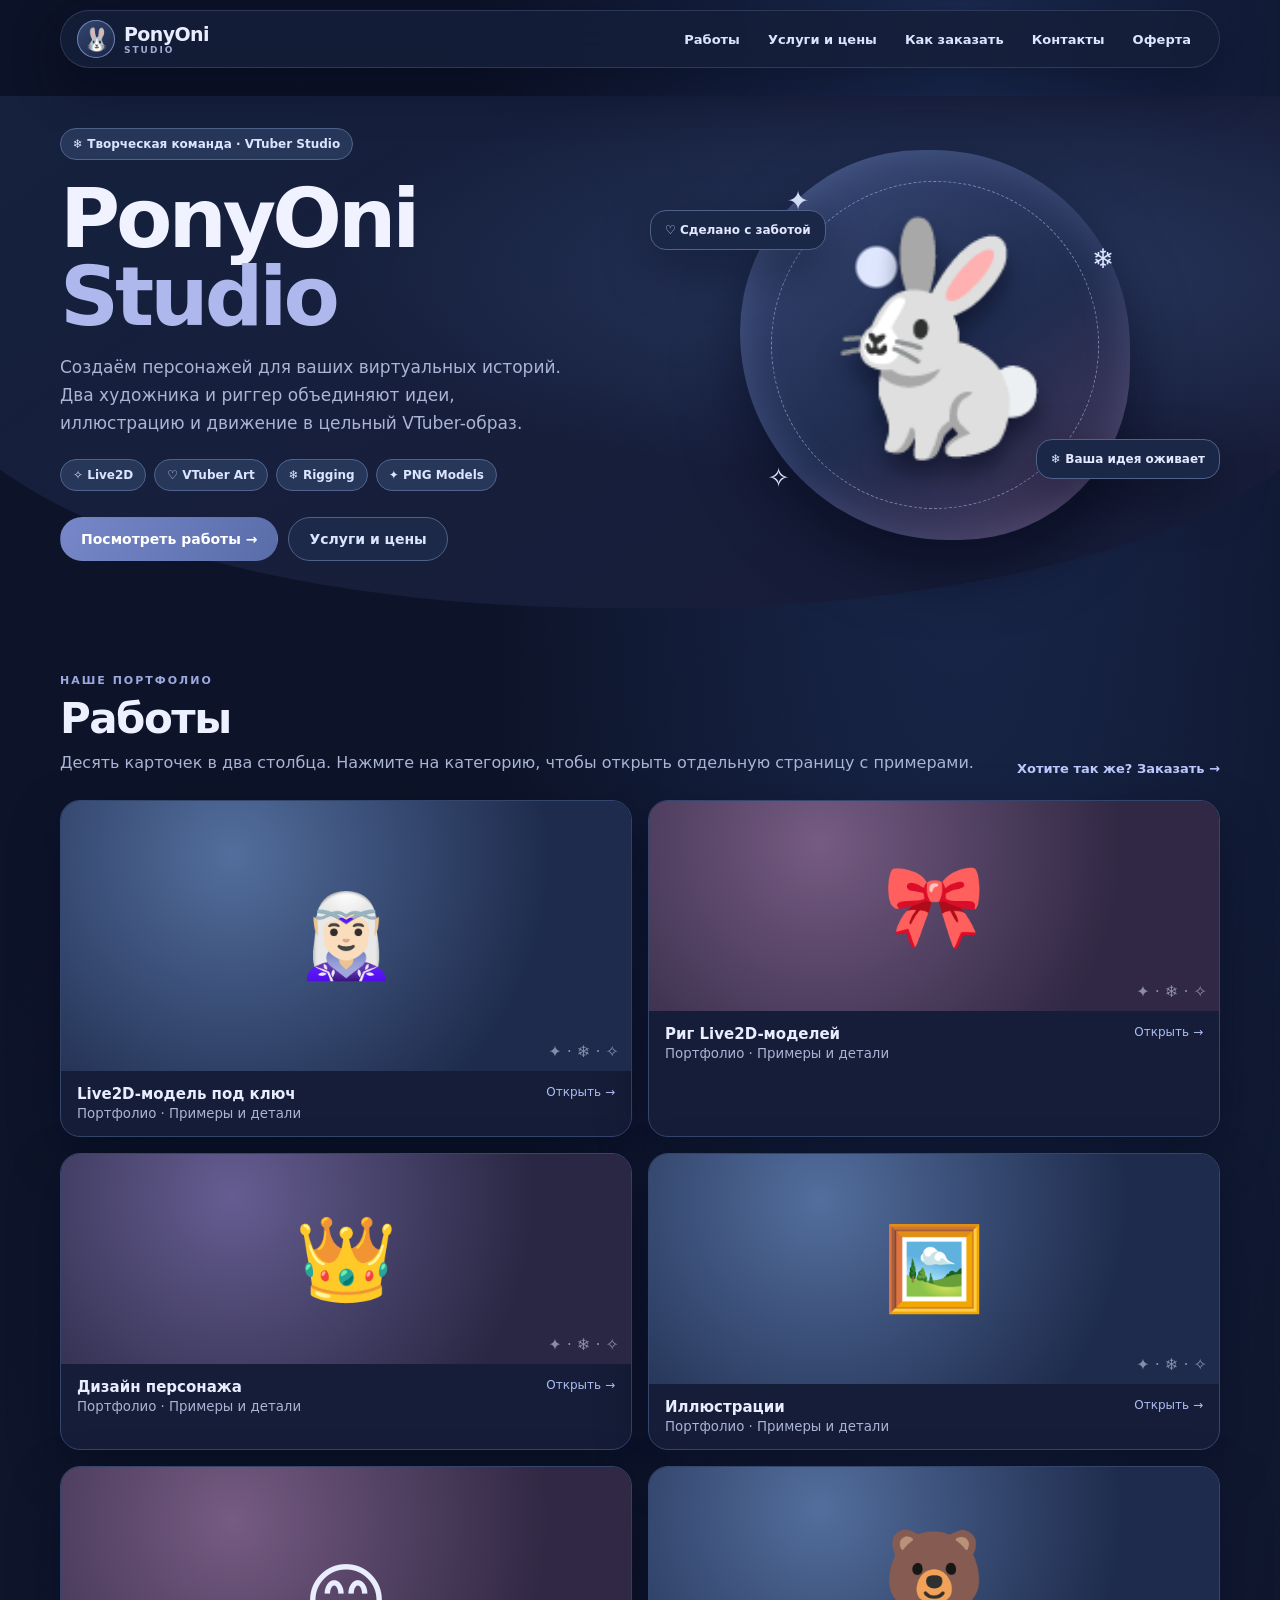
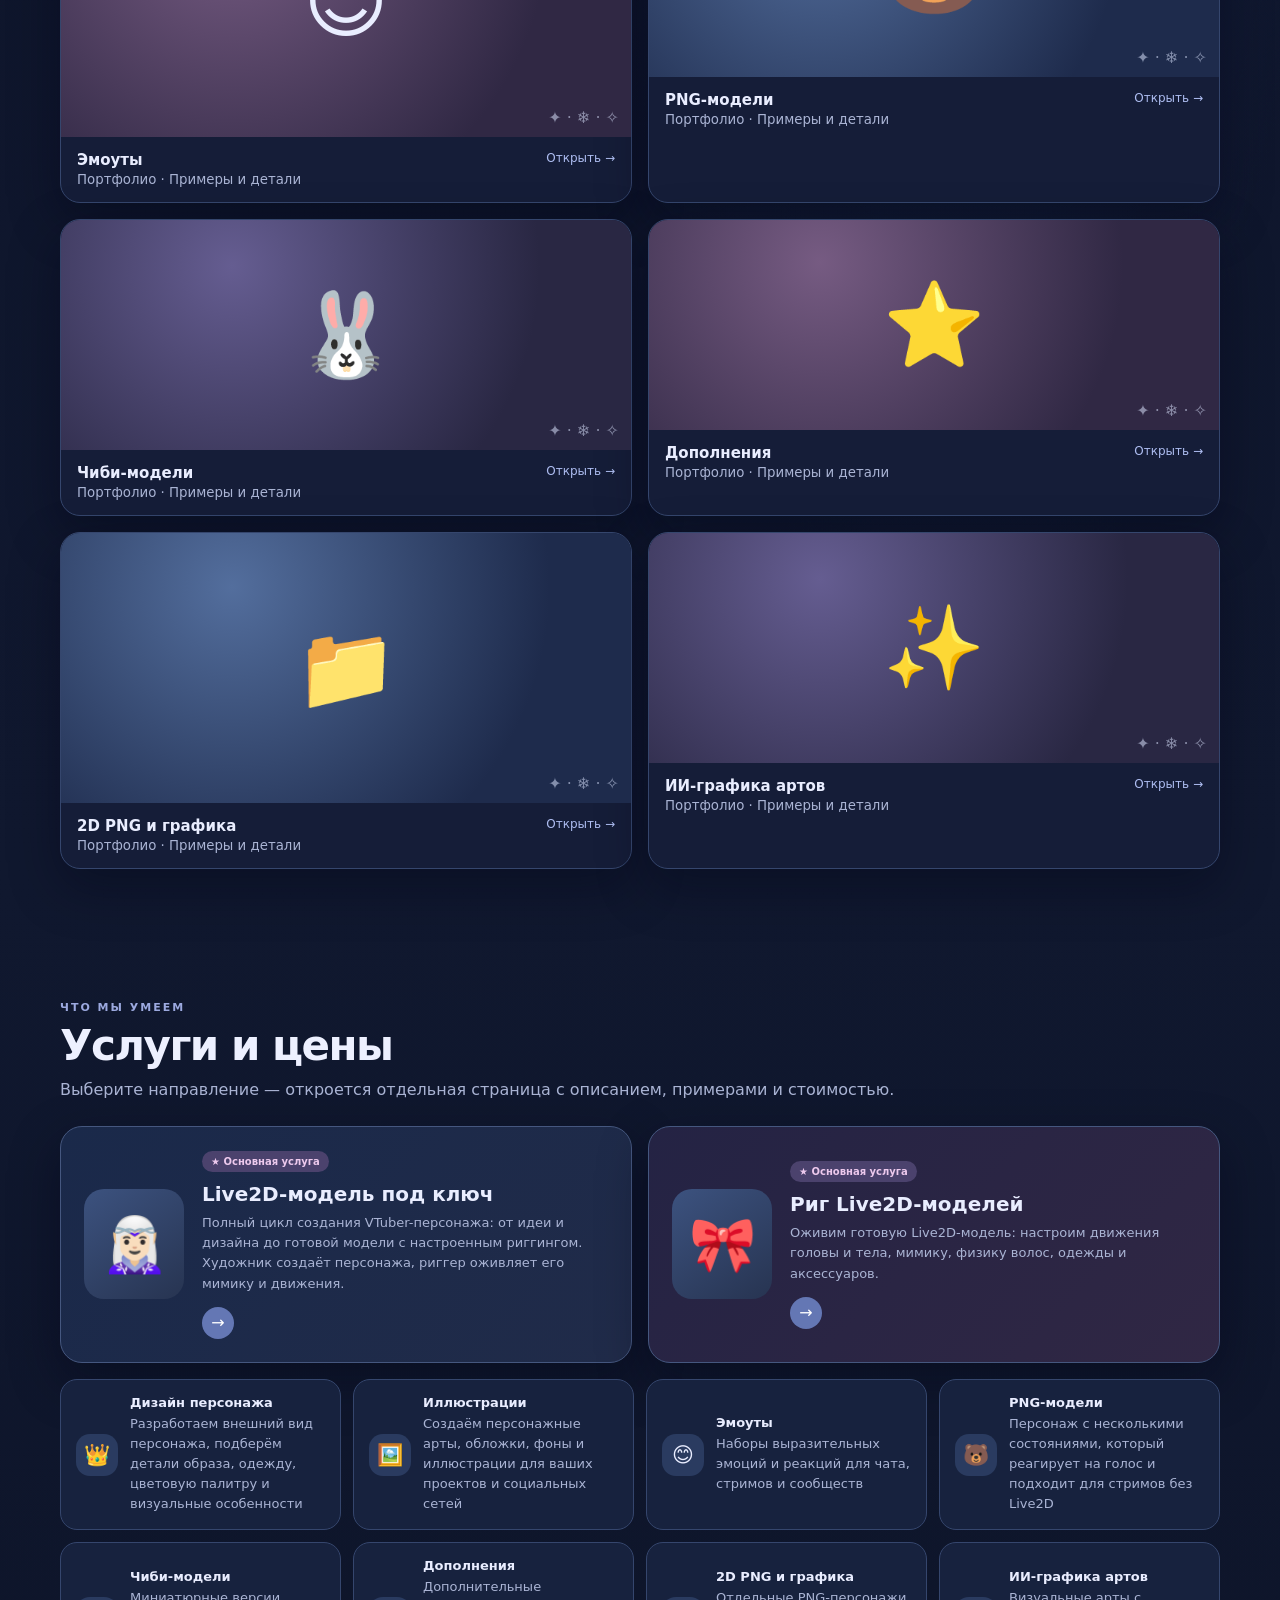
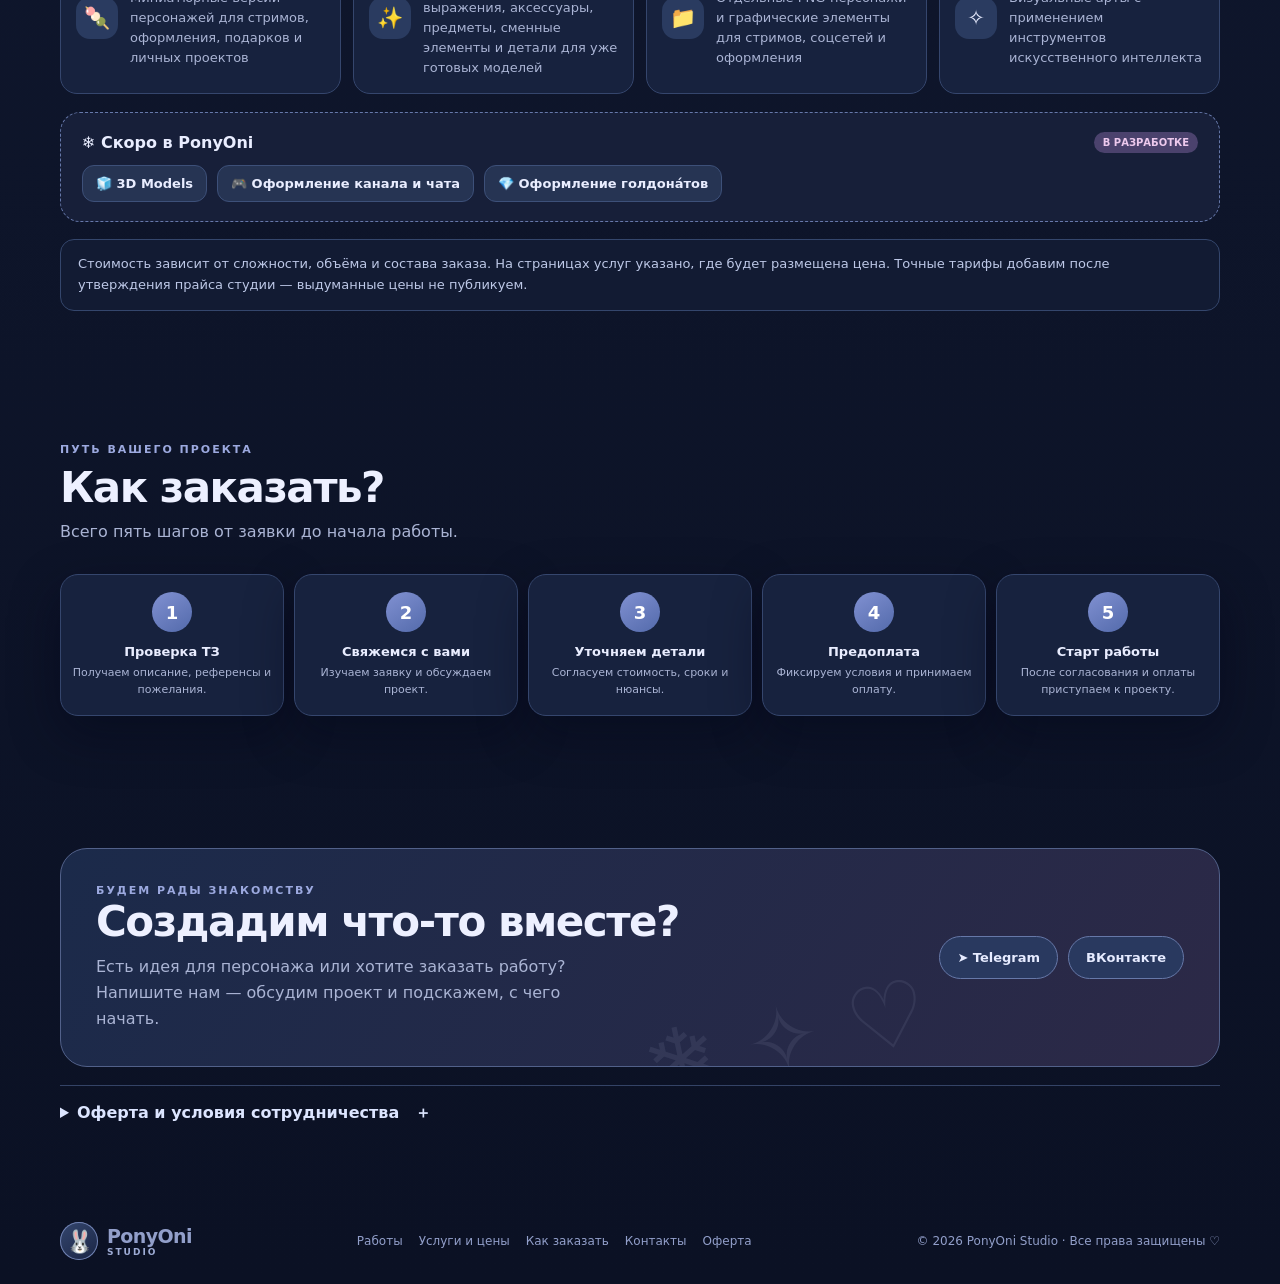
<file: index.html>
<!doctype html>
<html lang="ru">
<head>
<meta charset="utf-8"><meta name="viewport" content="width=device-width,initial-scale=1">
<meta name="theme-color" content="#0c1227"><meta name="description" content="PonyOni Studio — Live2D, VTuber art, rigging и графика для виртуальных персонажей.">
<title>PonyOni Studio — зимняя творческая мастерская</title>
<style>
:root{--bg:#0c1227;--panel:#151d38;--panel2:#1c2848;--panel3:#26365e;--text:#e9edff;--muted:#aab4d4;--blue:#8d9bd8;--lav:#aaa0d9;--pink:#bd91c7;--line:#344367;--shadow:0 18px 50px #02061766;--r:22px}*{box-sizing:border-box}html{scroll-behavior:smooth}body{margin:0;background:radial-gradient(ellipse at 75% 0%,#1b2a50 0,transparent 36%),linear-gradient(180deg,#0c1227,#10182f 55%,#0b1124);color:var(--text);font-family:Inter,ui-rounded,"Trebuchet MS",system-ui,sans-serif;overflow-x:hidden}a{color:inherit;text-decoration:none}button{font:inherit;cursor:pointer}.wrap{width:min(1160px,calc(100% - 36px));margin:auto}.snow{position:fixed;inset:0;pointer-events:none;z-index:5;overflow:hidden}.flake{position:absolute;top:-30px;color:#dce8ff;opacity:.65;text-shadow:0 0 12px #b9caff;animation:fall linear infinite}@keyframes fall{to{transform:translateY(110vh) rotate(360deg)}}@keyframes float{50%{transform:translateY(-9px) rotate(1.5deg)}}@keyframes twinkle{50%{opacity:.3;transform:scale(.8)}}@keyframes rise{from{opacity:0;transform:translateY(18px)}to{opacity:1;transform:none}}.topbar{position:sticky;top:10px;z-index:20;margin:10px auto 0;width:min(1160px,calc(100% - 24px));background:#151e39df;backdrop-filter:blur(18px);border:1px solid #52628b66;border-radius:999px;box-shadow:var(--shadow);display:flex;align-items:center;justify-content:space-between;padding:9px 16px}.brand{display:flex;align-items:center;gap:9px;font-weight:900;font-size:19px;letter-spacing:-.6px}.brandmark{width:38px;height:38px;border-radius:50%;display:grid;place-items:center;background:linear-gradient(145deg,#34466e,#1a2544);font-size:22px;box-shadow:inset 0 0 0 1px #7183b3}.nav{display:flex;gap:4px;align-items:center}.nav a{padding:10px 12px;border-radius:999px;font-size:13px;font-weight:750;color:#dce4ff;transition:.2s}.nav a:hover{background:#34466e;color:white}.menu{display:none;border:1px solid var(--line);background:var(--panel2);border-radius:50%;width:40px;height:40px;color:var(--text);font-size:20px}.hero{position:relative;min-height:540px;display:grid;grid-template-columns:1fr 1fr;align-items:center;gap:20px;padding:55px 0 42px}.hero:before{content:"";position:absolute;inset:28px -10vw 0;border-radius:0 0 48% 48%;background:radial-gradient(ellipse at 72% 35%,#354b7c99 0,transparent 44%),linear-gradient(145deg,#15213e,#171d39 75%);z-index:-1}.eyebrow,.tag{display:inline-flex;align-items:center;gap:8px;background:#27375a;border:1px solid #50628d;padding:8px 12px;border-radius:999px;font-size:12px;font-weight:800;color:#dce5ff}.hero h1{font-size:clamp(48px,7vw,82px);line-height:.95;letter-spacing:-4px;margin:20px 0 15px;color:#f0f2ff}.hero h1 span{display:block;color:#aeb8ec}.lead{font-size:17px;line-height:1.65;max-width:510px;color:var(--muted)}.tags{display:flex;flex-wrap:wrap;gap:8px;margin:22px 0}.actions{display:flex;gap:10px;flex-wrap:wrap;margin-top:26px}.btn{display:inline-flex;align-items:center;justify-content:center;gap:9px;border:1px solid transparent;border-radius:999px;padding:13px 20px;font-weight:850;font-size:14px;transition:.22s}.btn:hover{transform:translateY(-3px);box-shadow:0 12px 25px #02061766}.primary{background:linear-gradient(120deg,#7787c9,#596da9);color:white}.secondary{background:#1d2949;color:#dce5ff;border-color:#50618a}.hero-art{min-height:420px;position:relative;display:grid;place-items:center}.orb{width:min(390px,88%);aspect-ratio:1;border-radius:48% 52% 45% 55%;background:radial-gradient(circle at 35% 30%,#dfe8ff 0 5%,transparent 6%),linear-gradient(145deg,#3a4c79,#202c50 55%,#493858);box-shadow:inset 0 0 45px #aabaff33,0 30px 60px #02061788;display:grid;place-items:center;position:relative;animation:float 5s ease-in-out infinite}.character{font-size:clamp(130px,20vw,220px);filter:drop-shadow(0 18px 12px #02061788);transform:translateY(-6px)}.orbit{position:absolute;border:1px dashed #b9c9ff88;border-radius:50%;inset:8%;transform:rotate(-18deg)}.spark{position:absolute;color:#dbe5ff;font-size:27px;animation:twinkle 2.4s infinite}.s1{top:9%;left:12%}.s2{right:4%;top:24%;animation-delay:.7s}.s3{bottom:12%;left:7%;animation-delay:1.2s}.float-note{position:absolute;background:#1b2746;border:1px solid #50618a;border-radius:16px;padding:12px 14px;box-shadow:var(--shadow);font-size:12px;font-weight:800;color:#e1e8ff}.note1{left:0;top:18%}.note2{right:0;bottom:18%}.section{padding:66px 0}.section-head{display:flex;justify-content:space-between;align-items:end;gap:20px;margin-bottom:24px}.kicker{font-size:11px;text-transform:uppercase;letter-spacing:2px;color:#9ca9df;font-weight:900}.section h2{font-size:clamp(30px,4vw,42px);letter-spacing:-1.5px;margin:7px 0;color:#edf0ff}.sub{color:var(--muted);margin:0;line-height:1.6}.text-link{font-size:13px;font-weight:900;color:#bdc8ff;white-space:nowrap}.portfolio{display:grid;grid-template-columns:repeat(2,minmax(0,1fr));gap:16px}.work{display:block;border:1px solid #35466d;background:var(--panel);border-radius:20px;overflow:hidden;box-shadow:var(--shadow);transition:.25s;cursor:pointer;min-width:0}.work:hover{transform:translateY(-5px);border-color:#8292ca;box-shadow:0 20px 40px #02061788}.art{display:grid;place-items:center;min-height:210px;font-size:82px;position:relative;overflow:hidden;background:radial-gradient(circle at 30% 20%,#536995,#202b4b 65%)}.art:after{content:"✦  ·  ❄  ·  ✧";position:absolute;bottom:10px;right:12px;color:#dce5ff88;font-size:16px}.art.tall{min-height:270px}.art.mid{min-height:230px}.art.pink{background:radial-gradient(circle at 30% 20%,#765b82,#302844 70%)}.art.blue{background:radial-gradient(circle at 30% 20%,#536e9d,#1e2b4c 70%)}.art.lilac{background:radial-gradient(circle at 30% 20%,#655d91,#292743 70%)}.work-info{padding:14px 16px}.work-info strong{display:block;font-size:15px}.work-info small{color:#aab4d4}.work-info .open-label{float:right;color:#aebdf1;font-size:12px}.service-hero{display:grid;grid-template-columns:1fr 1fr;gap:16px}.feature{background:linear-gradient(135deg,#1a294a,#202b49);border:1px solid #45577f;border-radius:var(--r);padding:23px;display:grid;grid-template-columns:100px 1fr;gap:18px;align-items:center;box-shadow:var(--shadow);transition:.25s;cursor:pointer}.feature:nth-child(2){background:linear-gradient(135deg,#242344,#302744)}.feature:hover,.service:hover{transform:translateY(-4px);border-color:#8999d2}.feature-icon{width:100px;height:110px;border-radius:20px;background:linear-gradient(145deg,#3c527f,#273451);display:grid;place-items:center;font-size:54px}.pill{display:inline-block;background:#4b426d;color:#edc9ed;border-radius:99px;padding:5px 9px;font-size:10px;font-weight:900}.feature h3{font-size:20px;margin:10px 0 7px}.feature p,.service p{color:var(--muted);font-size:13px;line-height:1.55;margin:0}.arrow{display:inline-grid;place-items:center;width:32px;height:32px;border-radius:50%;background:#6477b4;color:white;margin-top:13px}.service-grid{display:grid;grid-template-columns:repeat(4,1fr);gap:12px;margin-top:16px}.service{display:flex;align-items:center;gap:12px;padding:15px;background:#17223e;border:1px solid #35466d;border-radius:17px;min-height:88px;transition:.2s;cursor:pointer}.service-icon{width:42px;height:42px;flex:none;display:grid;place-items:center;border-radius:14px;background:#2a3b60;font-size:21px}.service strong{font-size:13px;display:block;margin-bottom:4px}.soon{margin-top:18px;padding:19px 21px;border-radius:20px;background:#171f39;border:1px dashed #6678aa}.soon-head{display:flex;justify-content:space-between;align-items:center;margin-bottom:12px}.soon-items{display:flex;gap:10px;flex-wrap:wrap}.soon-item{background:#263453;border:1px solid #3d5079;border-radius:12px;padding:10px 13px;font-size:13px;font-weight:800}.pricing-note{margin-top:17px;padding:14px 17px;border-radius:14px;background:#121b33;border:1px solid #34466c;color:#bdc8e7;font-size:13px;line-height:1.6}.steps{display:grid;grid-template-columns:repeat(5,1fr);gap:10px;margin-top:30px}.step{text-align:center;padding:17px 11px;background:#17223e;border:1px solid #35466d;border-radius:18px;box-shadow:var(--shadow)}.num{width:40px;height:40px;border-radius:50%;display:grid;place-items:center;margin:0 auto 12px;background:linear-gradient(145deg,#8191d2,#536aab);color:white;font-weight:900;font-size:18px}.step strong{display:block;font-size:13px;margin-bottom:6px}.step p{margin:0;font-size:11px;line-height:1.5;color:var(--muted)}.contact{background:linear-gradient(125deg,#1b2a4a,#2c2947);border:1px solid #52618a;border-radius:27px;padding:35px;display:flex;justify-content:space-between;align-items:center;gap:25px;overflow:hidden;position:relative}.contact:after{content:"❄ ✧ ♡";position:absolute;right:25%;bottom:-25px;font-size:90px;color:#dce5ff14;transform:rotate(-12deg)}.contact h2{margin:0 0 8px}.contact p{margin:0;color:var(--muted);max-width:490px;line-height:1.6}.socials{display:flex;gap:10px;z-index:1}.social{background:#29395f;color:#e6ebff;padding:13px 17px;border-radius:999px;font-size:13px;font-weight:900;white-space:nowrap;border:1px solid #6678a8}.footer{padding:32px 0 24px;display:flex;align-items:center;justify-content:space-between;gap:20px;color:#929fca;font-size:12px}.footer-links{display:flex;gap:16px;flex-wrap:wrap}.offer{margin-top:18px;border-top:1px solid #344366;padding-top:17px}.offer summary{cursor:pointer;font-weight:900;color:#dce5ff}.offer p{font-size:13px;line-height:1.7;color:var(--muted);max-width:850px}.modal{position:fixed;inset:0;background:#050a19c9;backdrop-filter:blur(9px);display:none;place-items:center;padding:20px;z-index:50}.modal.open{display:grid}.modal-card{width:min(560px,100%);background:#17223e;border:1px solid #60719d;border-radius:24px;padding:25px;box-shadow:0 25px 80px #020617aa;animation:rise .25s ease}.modal-top{display:flex;justify-content:space-between;align-items:center}.close{border:0;background:#2a3a60;color:white;border-radius:50%;width:36px;height:36px;font-size:20px}.modal-card h3{font-size:25px;margin:18px 0 8px}.modal-card p{color:var(--muted);line-height:1.6}.modal-emoji{font-size:60px;background:#202e4d;border-radius:17px;padding:12px;width:fit-content}.page-view{display:none;min-height:65vh;padding:55px 0 75px}.page-view.active{display:block;animation:rise .3s ease}.page-hero{padding:28px;border:1px solid #3b4e78;border-radius:24px;background:linear-gradient(130deg,#1b2b4d,#292542);margin:20px 0 28px}.back{display:inline-flex;gap:8px;color:#c2cdf2;font-size:13px;font-weight:800}.page-hero h1{font-size:clamp(34px,5vw,54px);margin:15px 0 10px}.page-hero p{color:var(--muted);line-height:1.65;max-width:760px}.detail-layout{display:grid;grid-template-columns:1.2fr .8fr;gap:18px}.detail-panel{padding:22px;background:#17223e;border:1px solid #35466d;border-radius:20px}.detail-panel h3{margin:0 0 12px}.detail-panel p,.detail-panel li{color:var(--muted);font-size:14px;line-height:1.7}.detail-panel ul{padding-left:19px}.detail-gallery{display:grid;grid-template-columns:repeat(2,1fr);gap:13px;margin-top:22px}.detail-placeholder{min-height:190px;border:1px dashed #5b6d99;background:linear-gradient(145deg,#26395f,#282541);border-radius:17px;display:grid;place-items:center;text-align:center;padding:18px;color:#cbd5f5}.price-line{font-size:18px;color:#e4e9ff;font-weight:850;margin:12px 0}.price-hint{font-size:12px!important;color:#9caad0!important}.reveal{opacity:0;transform:translateY(15px);transition:.6s}.reveal.visible{opacity:1;transform:none}
@media(max-width:850px){.nav{display:none;position:absolute;top:62px;left:0;right:0;background:#17223e;border:1px solid #44577e;border-radius:20px;padding:10px;flex-direction:column;align-items:stretch}.nav.show{display:flex}.nav a{padding:13px}.menu{display:block}.hero{grid-template-columns:1fr;padding-top:45px}.hero-art{min-height:340px}.service-grid{grid-template-columns:repeat(2,1fr)}.steps{grid-template-columns:repeat(3,1fr)}.detail-layout{grid-template-columns:1fr}}
@media(max-width:560px){.wrap{width:min(100% - 26px,1160px)}.hero{min-height:unset}.hero h1{letter-spacing:-2px}.hero-art{min-height:290px}.orb{width:280px}.character{font-size:145px}.float-note{font-size:10px;padding:9px}.section{padding:48px 0}.section-head{align-items:start;flex-direction:column}.portfolio{grid-template-columns:repeat(2,minmax(0,1fr));gap:10px}.art,.art.mid{min-height:160px;font-size:58px}.art.tall{min-height:205px}.work-info{padding:11px}.work-info strong{font-size:12px}.feature{grid-template-columns:1fr;padding:17px}.feature-icon{width:100%;height:95px}.service-grid{grid-template-columns:repeat(2,1fr);gap:8px}.service{padding:11px;gap:8px}.service-icon{width:34px;height:34px;font-size:17px}.service strong{font-size:11px}.service p{font-size:10px}.steps{grid-template-columns:repeat(2,1fr)}.contact{padding:24px;align-items:start;flex-direction:column}.socials{flex-wrap:wrap}.footer{align-items:flex-start;flex-direction:column}.detail-gallery{grid-template-columns:1fr 1fr}}
@media(prefers-reduced-motion:reduce){*,*:before,*:after{animation-duration:.01ms!important;transition-duration:.01ms!important;scroll-behavior:auto!important}}
</style>
</head>
<body>
<div class="snow" id="snow" aria-hidden="true"></div>
<header class="topbar"><a class="brand" href="#home" data-home><span class="brandmark">🐰</span><span>PonyOni <small style="display:block;font-size:9px;letter-spacing:2px;color:#9eacd5;text-transform:uppercase">studio</small></span></a><nav class="nav" id="nav"><a href="#works">Работы</a><a href="#services">Услуги и цены</a><a href="#order">Как заказать</a><a href="#contacts">Контакты</a><a href="#offer">Оферта</a></nav><button class="menu" id="menu" aria-label="Открыть меню">☰</button></header>
<main id="mainContent">
<div id="homePage">
<section class="hero wrap" id="home"><div><span class="eyebrow">❄ Творческая команда · VTuber Studio</span><h1>PonyOni <span>Studio</span></h1><p class="lead">Создаём персонажей для ваших виртуальных историй. Два художника и риггер объединяют идеи, иллюстрацию и движение в цельный VTuber-образ.</p><div class="tags"><span class="tag">✧ Live2D</span><span class="tag">♡ VTuber Art</span><span class="tag">❄ Rigging</span><span class="tag">✦ PNG Models</span></div><div class="actions"><a class="btn primary" href="#works">Посмотреть работы →</a><a class="btn secondary" href="#services">Услуги и цены</a></div></div><div class="hero-art"><div class="orb"><div class="orbit"></div><div class="character">🐇</div><span class="spark s1">✦</span><span class="spark s2">❄</span><span class="spark s3">✧</span></div><div class="float-note note1">♡ Сделано с заботой</div><div class="float-note note2">❄ Ваша идея оживает</div></div></section>
<section class="section wrap" id="works"><div class="section-head"><div><div class="kicker">Наше портфолио</div><h2>Работы</h2><p class="sub">Десять карточек в два столбца. Нажмите на категорию, чтобы открыть отдельную страницу с примерами.</p></div><a class="text-link" href="#contacts">Хотите так же? Заказать →</a></div><div class="portfolio" id="portfolioGrid"></div></section>
<section class="section wrap" id="services"><div class="section-head"><div><div class="kicker">Что мы умеем</div><h2>Услуги и цены</h2><p class="sub">Выберите направление — откроется отдельная страница с описанием, примерами и стоимостью.</p></div></div><div class="service-hero" id="mainServices"></div><div class="service-grid" id="otherServices"></div><div class="soon"><div class="soon-head"><b>❄ Скоро в PonyOni</b><span class="pill">В РАЗРАБОТКЕ</span></div><div class="soon-items"><span class="soon-item">🧊 3D Models</span><span class="soon-item">🎮 Оформление канала и чата</span><span class="soon-item">💎 Оформление голдона́тов</span></div></div><div class="pricing-note">Стоимость зависит от сложности, объёма и состава заказа. На страницах услуг указано, где будет размещена цена. Точные тарифы добавим после утверждения прайса студии — выдуманные цены не публикуем.</div></section>
<section class="section wrap" id="order"><div class="section-head"><div><div class="kicker">Путь вашего проекта</div><h2>Как заказать?</h2><p class="sub">Всего пять шагов от заявки до начала работы.</p></div></div><div class="steps"><div class="step"><div class="num">1</div><strong>Проверка ТЗ</strong><p>Получаем описание, референсы и пожелания.</p></div><div class="step"><div class="num">2</div><strong>Свяжемся с вами</strong><p>Изучаем заявку и обсуждаем проект.</p></div><div class="step"><div class="num">3</div><strong>Уточняем детали</strong><p>Согласуем стоимость, сроки и нюансы.</p></div><div class="step"><div class="num">4</div><strong>Предоплата</strong><p>Фиксируем условия и принимаем оплату.</p></div><div class="step"><div class="num">5</div><strong>Старт работы</strong><p>После согласования и оплаты приступаем к проекту.</p></div></div></section>
<section class="section wrap" id="contacts"><div class="contact"><div><div class="kicker">Будем рады знакомству</div><h2>Создадим что-то вместе?</h2><p>Есть идея для персонажа или хотите заказать работу? Напишите нам — обсудим проект и подскажем, с чего начать.</p></div><div class="socials"><a class="social" href="https://t.me/PonyOni" target="_blank" rel="noopener">➤ Telegram</a><a class="social" href="https://vk.ru/ponyoni" target="_blank" rel="noopener">ВКонтакте</a></div></div><details class="offer" id="offer"><summary>Оферта и условия сотрудничества　＋</summary><p>Здесь разместите утверждённый текст публичной оферты: порядок оформления заказа, стоимость и оплата, сроки выполнения, этапы согласования, количество правок, отмена и возвраты, авторские права и разрешённое использование готовых материалов. Перед публикацией рекомендуется проверить документ с юристом.</p></details></section>
</div>
<section class="page-view wrap" id="categoryPage"><a class="back" href="#works" id="backLink">← Назад к работам</a><div class="page-hero"><div class="kicker" id="pageKicker">PonyOni Studio</div><h1 id="pageTitle">Название услуги</h1><p id="pageDescription"></p><a class="btn primary" href="#contacts">Обсудить заказ →</a></div><div class="detail-layout"><div class="detail-panel"><h3>Что входит</h3><ul id="pageIncludes"></ul></div><div class="detail-panel"><h3>Стоимость</h3><div class="price-line" id="pagePrice">По запросу</div><p class="price-hint">Итоговая стоимость зависит от сложности и технического задания. После обсуждения мы подготовим точный расчёт.</p><a class="btn secondary" href="#contacts">Уточнить стоимость</a></div></div><h2 style="margin:30px 0 8px">Примеры работ</h2><p class="sub">Здесь будут размещены ваши изображения, PNG и видео Live2D-риггинга.</p><div class="detail-gallery" id="pageGallery"></div></section>
</main>
<footer class="wrap footer"><a class="brand" href="#home" data-home><span class="brandmark">🐰</span><span>PonyOni <small style="display:block;font-size:9px;letter-spacing:2px;color:#9eacd5;text-transform:uppercase">studio</small></span></a><div class="footer-links"><a href="#works">Работы</a><a href="#services">Услуги и цены</a><a href="#order">Как заказать</a><a href="#contacts">Контакты</a><a href="#offer">Оферта</a></div><span>© 2026 PonyOni Studio · Все права защищены ♡</span></footer>
<script>
const categories=[
{id:'full-model',title:'Live2D-модель под ключ',desc:'Полный цикл создания VTuber-персонажа: от идеи и дизайна до готовой модели с настроенным риггингом. Художник создаёт персонажа, риггер оживляет его мимику и движения.',emoji:'🧝🏻‍♀️',kind:'blue',includes:['Обсуждение идеи и технического задания','Дизайн и отрисовка персонажа','Подготовка слоёв для Live2D','Риггинг, мимика и физика','Проверка и передача готовой модели'],price:'Рассчитывается индивидуально'},
{id:'rigging',title:'Риг Live2D-моделей',desc:'Оживим готовую Live2D-модель: настроим движения головы и тела, мимику, физику волос, одежды и аксессуаров.',emoji:'🎀',kind:'pink',includes:['Проверка PSD и структуры слоёв','Настройка параметров и деформеров','Мимика, глаза и рот','Физика волос, одежды и аксессуаров','Тестирование готового риггинга'],price:'Рассчитывается по модели и ТЗ'},
{id:'character-design',title:'Дизайн персонажа',desc:'Разработаем внешний вид персонажа, подберём детали образа, одежду, цветовую палитру и визуальные особенности.',emoji:'👑',kind:'lilac',includes:['Обсуждение концепции','Разработка внешности и силуэта','Одежда, аксессуары и детали','Согласование итогового дизайна'],price:'По запросу'},
{id:'illustration',title:'Иллюстрации',desc:'Создаём персонажные арты, обложки, фоны и иллюстрации для ваших проектов и социальных сетей.',emoji:'🖼️',kind:'blue',includes:['Обсуждение задачи и референсов','Черновой эскиз','Цвет и финальная отрисовка','Файл в согласованном формате'],price:'Зависит от сложности и композиции'},
{id:'emotes',title:'Эмоуты',desc:'Наборы выразительных эмоций и реакций для чата, стримов и сообществ.',emoji:'😊',kind:'pink',includes:['Подбор эмоций и выражений','Эскизы персонажа','Финальная отрисовка','Подготовка файлов нужного размера'],price:'Зависит от количества эмоутов'},
{id:'png-model',title:'PNG-модели',desc:'Персонаж с несколькими состояниями, который реагирует на голос и подходит для стримов без Live2D.',emoji:'🐻',kind:'blue',includes:['Подготовка дизайна или работа по вашему персонажу','Набор состояний и эмоций','Разделение файлов для PNGTuber','Подготовка к использованию'],price:'Зависит от комплектации'},
{id:'chibi',title:'Чиби-модели',desc:'Миниатюрные версии персонажей для стримов, оформления, подарков и личных проектов.',emoji:'🐰',kind:'lilac',includes:['Стилизованный чиби-дизайн','Отрисовка персонажа','Согласование деталей','Финальный PNG-файл'],price:'По запросу'},
{id:'extras',title:'Дополнения',desc:'Дополнительные выражения, аксессуары, предметы, сменные элементы и детали для уже готовых моделей.',emoji:'⭐',kind:'pink',includes:['Обсуждение нужных дополнений','Подготовка и отрисовка элементов','Проверка совместимости с исходной моделью','Передача готовых файлов'],price:'Зависит от объёма'},
{id:'png-art',title:'2D PNG и графика',desc:'Отдельные PNG-персонажи и графические элементы для стримов, соцсетей и оформления.',emoji:'📁',kind:'blue',includes:['Согласование формата и задачи','Создание графики','Подготовка PNG с прозрачным фоном при необходимости'],price:'По запросу'},
{id:'ai-art',title:'ИИ-графика артов',desc:'Визуальные арты с применением инструментов искусственного интеллекта. Условия и степень ручной доработки согласуем заранее.',emoji:'✨',kind:'lilac',includes:['Обсуждение идеи и референсов','Подбор визуального направления','Генерация и согласование результата','Дополнительная обработка по договорённости'],price:'По запросу'}
];
const portfolioGrid=document.getElementById('portfolioGrid');
categories.forEach((c,i)=>{const a=document.createElement('a');a.className='work';a.href='#service/'+c.id;a.innerHTML=`<div class="art ${i%4===0?'tall':i%3===0?'mid':''} ${c.kind}">${c.emoji}</div><div class="work-info"><span class="open-label">Открыть →</span><strong>${c.title}</strong><small>Портфолио · Примеры и детали</small></div>`;portfolioGrid.appendChild(a)});
const mainServices=document.getElementById('mainServices');
[['full-model','★ Основная услуга'],['rigging','★ Основная услуга']].forEach(([id,label])=>{const c=categories.find(x=>x.id===id);const a=document.createElement('a');a.className='feature';a.href='#service/'+id;a.innerHTML=`<div class="feature-icon">${c.emoji}</div><div><span class="pill">${label}</span><h3>${c.title}</h3><p>${c.desc}</p><span class="arrow">→</span></div>`;mainServices.appendChild(a)});
const otherServices=document.getElementById('otherServices');
[['character-design','👑'],['illustration','🖼️'],['emotes','😊'],['png-model','🐻'],['chibi','🍡'],['extras','✨'],['png-art','📁'],['ai-art','✧']].forEach(([id,icon])=>{const c=categories.find(x=>x.id===id);const a=document.createElement('a');a.className='service';a.href='#service/'+id;a.innerHTML=`<span class="service-icon">${icon}</span><div><strong>${c.title}</strong><p>${c.desc.split('.')[0]}</p></div>`;otherServices.appendChild(a)});
function renderRoute(){const hash=decodeURIComponent(location.hash||'#home');const home=document.getElementById('homePage'),detail=document.getElementById('categoryPage');const match=hash.match(/^#service\/([\w-]+)/);if(match){const c=categories.find(x=>x.id===match[1]);if(!c){location.hash='#works';return}home.style.display='none';detail.classList.add('active');document.getElementById('pageKicker').textContent='PonyOni Studio · Услуги';document.getElementById('pageTitle').textContent=c.title;document.getElementById('pageDescription').textContent=c.desc;document.getElementById('pageIncludes').innerHTML=c.includes.map(x=>`<li>${x}</li>`).join('');document.getElementById('pagePrice').textContent=c.price;document.getElementById('pageGallery').innerHTML=Array.from({length:4},(_,i)=>`<div class="detail-placeholder"><div><div style="font-size:36px;margin-bottom:10px">${c.emoji}</div><b>Пример работы ${i+1}</b><br><small>Замените этот блок своим PNG или видео</small></div></div>`).join('');window.scrollTo(0,0)}else{detail.classList.remove('active');home.style.display='block';if(hash==='#home'||hash==='#')window.scrollTo(0,0);else{setTimeout(()=>{const target=document.querySelector(hash);if(target)target.scrollIntoView({behavior:'smooth',block:'start'})},20)}}}
window.addEventListener('hashchange',renderRoute);renderRoute();
const snow=document.getElementById('snow');for(let i=0;i<26;i++){const f=document.createElement('span');f.className='flake';f.textContent=['❄','✧','·'][i%3];f.style.left=Math.random()*100+'%';f.style.fontSize=(8+Math.random()*12)+'px';f.style.animationDuration=(10+Math.random()*14)+'s';f.style.animationDelay=(-Math.random()*18)+'s';snow.appendChild(f)}
const menu=document.getElementById('menu'),nav=document.getElementById('nav');menu.addEventListener('click',()=>nav.classList.toggle('show'));nav.querySelectorAll('a').forEach(a=>a.addEventListener('click',()=>nav.classList.remove('show')));
const observer=new IntersectionObserver(entries=>entries.forEach(e=>{if(e.isIntersecting){e.target.classList.add('visible');observer.unobserve(e.target)}}),{threshold:.1});document.querySelectorAll('.section-head,.feature,.service,.step,.contact').forEach(el=>{el.classList.add('reveal');observer.observe(el)});
</script></body></html>
</file>
